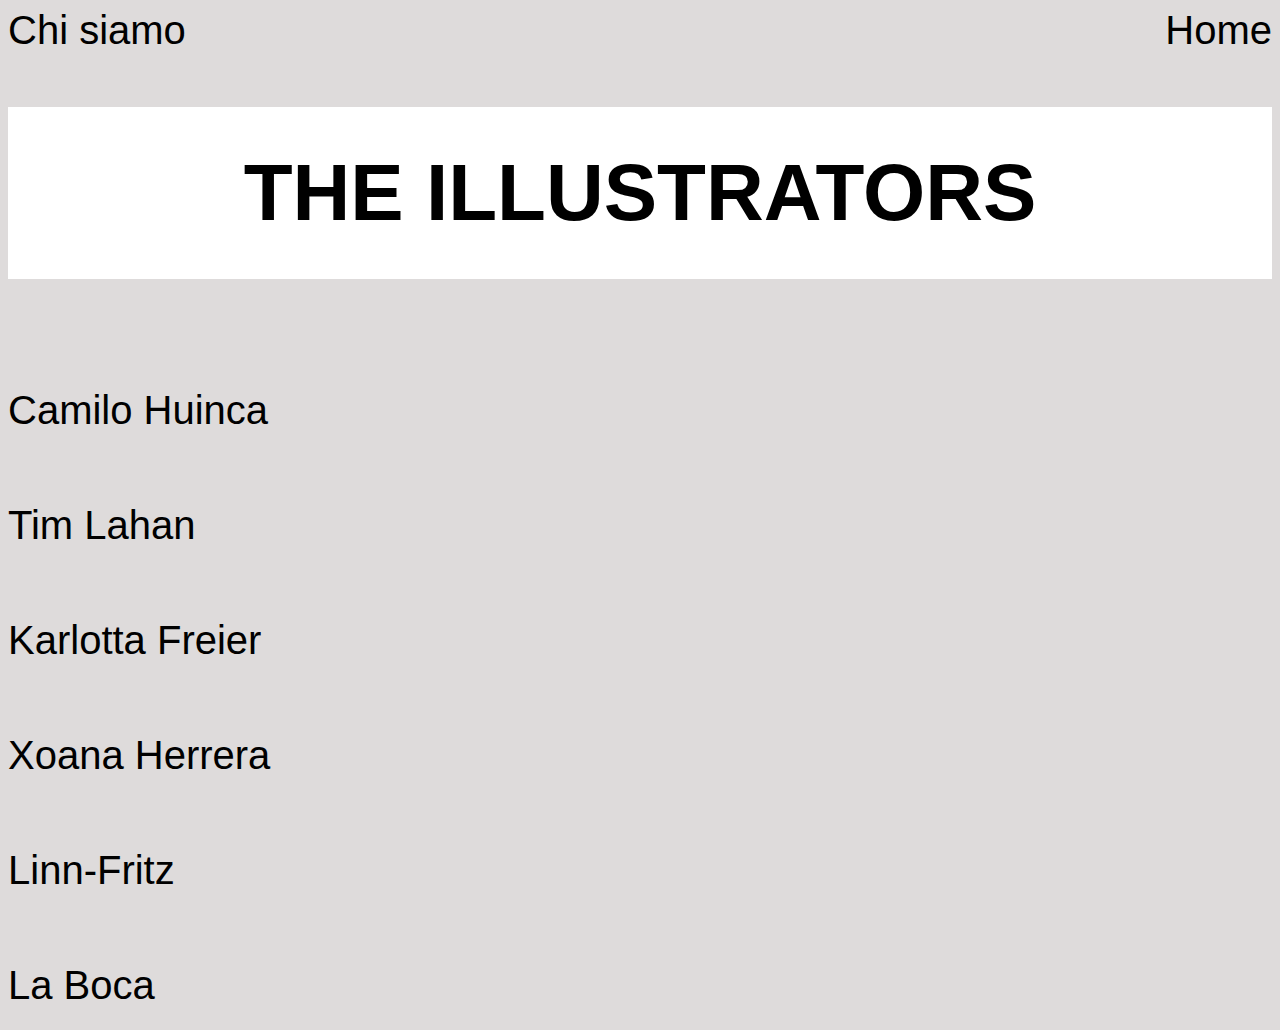
<file: index.html>
<!DOCTYPE html>
<html lang="en">
<head>
    <meta charset="UTF-8">
    <meta http-equiv="X-UA-Compatible" content="IE=edge">
    <meta name="viewport" content="width=device-width, initial-scale=1.0">
    <title>Illustratori</title>
    <link rel="stylesheet" href="css/stile.css">
</head>
<body>
    <header>
        <li><a href="Chi siamo.html">Chi siamo</a></li>
        <li><a href="Home.html">Home</a></li> 
    </header>
   
    <h1>THE ILLUSTRATORS</h1>
    <main>
        <li><a href="Camilo Huinca.html">Camilo Huinca</a></li>
        <li><a href="Tim Lahan.html">Tim Lahan</a></li>
        <li><a href="Karlotta Freier.html">Karlotta Freier</a></li>
        <li><a href="Xoana Herrera.html">Xoana Herrera</a></li>
        <li><a href="Linn-Fritz.html">Linn-Fritz</a></li>
        <li><a href="La Boca.html">La Boca</a></li>

    </main>
</body>
</html>
</file>
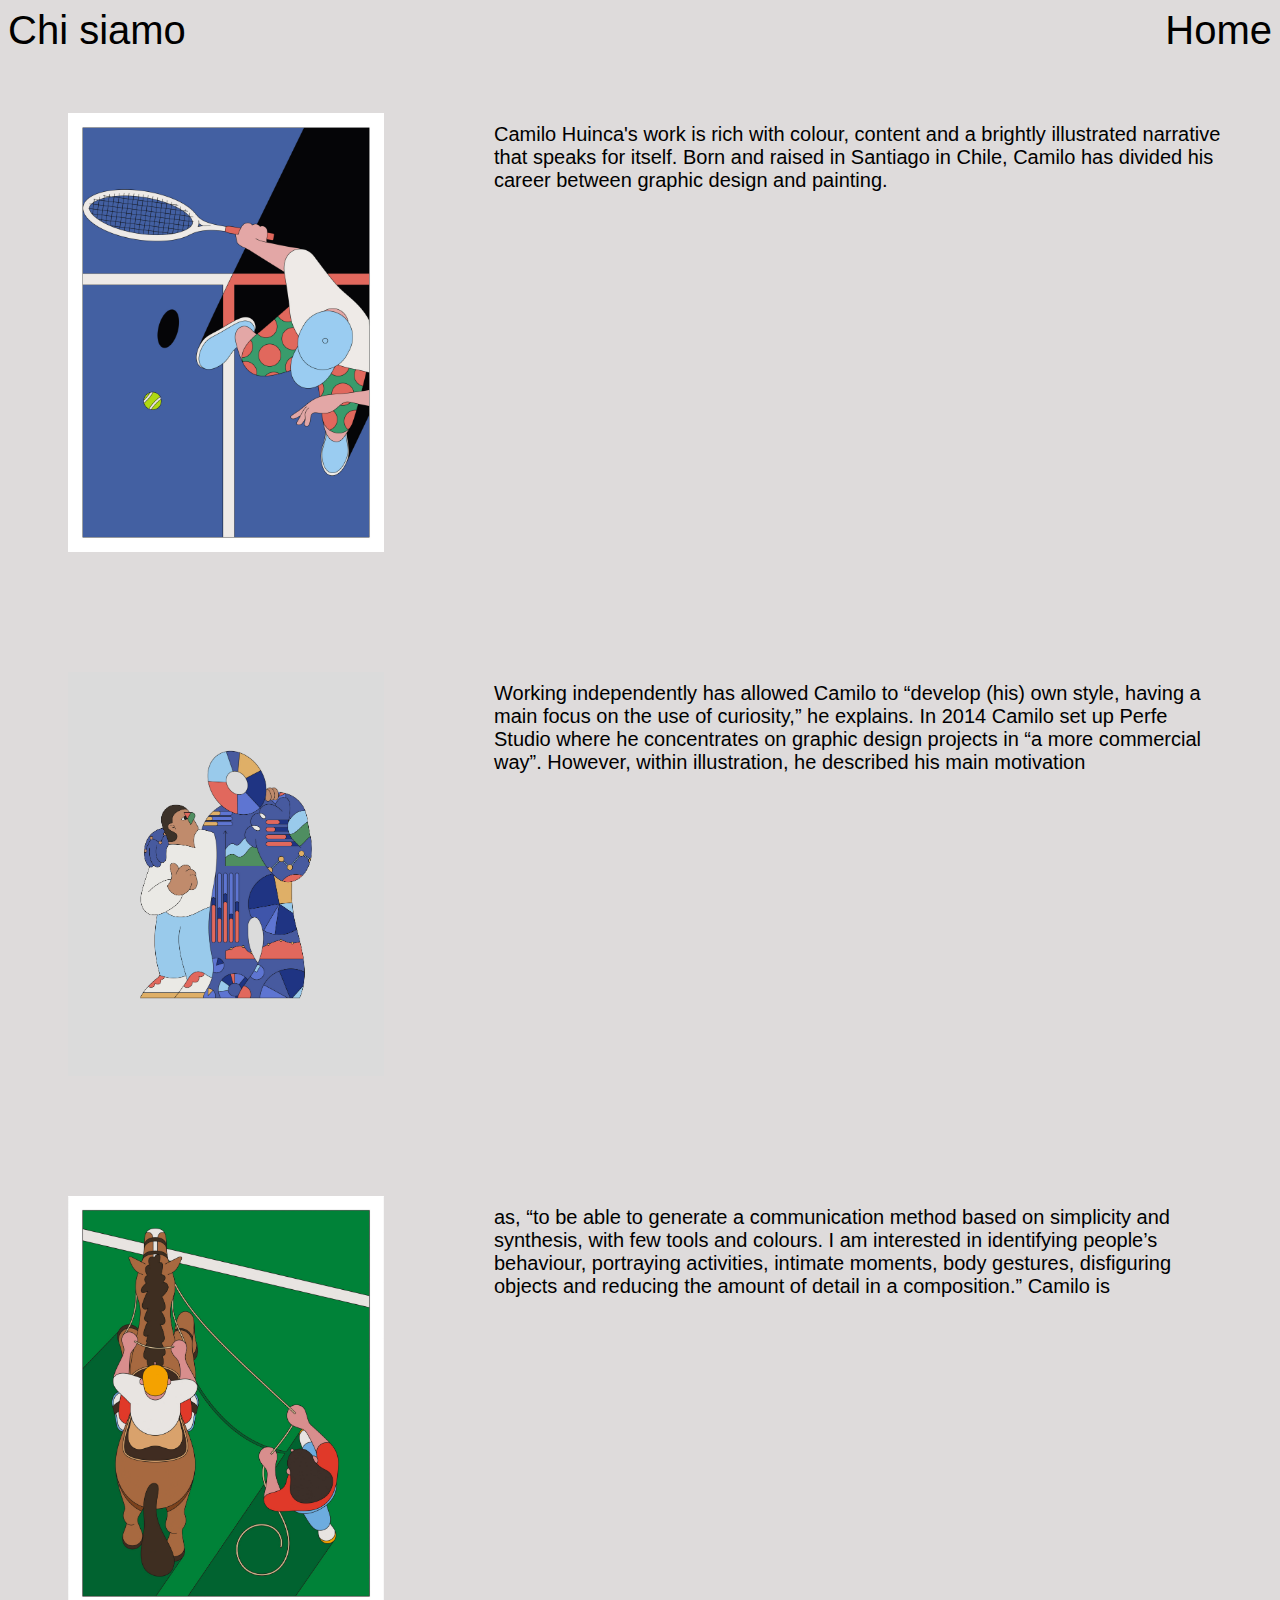
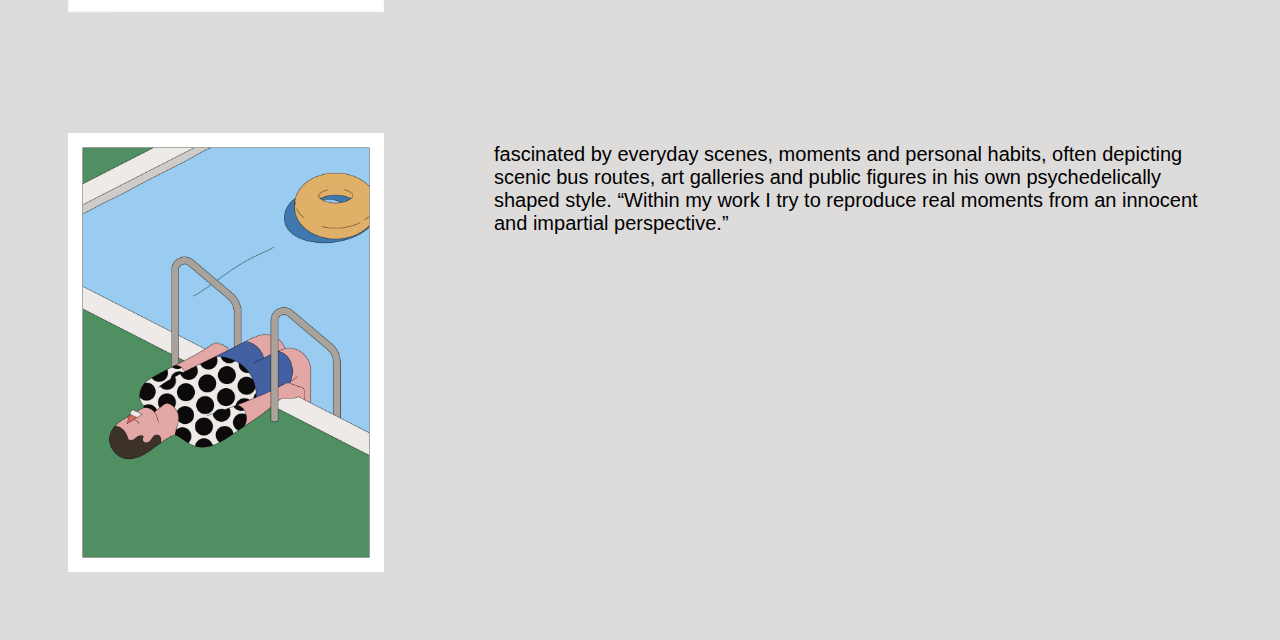
<file: Camilo Huinca.html>
<!DOCTYPE html>
<html lang="en">
<head>
    <meta charset="UTF-8">
    <meta http-equiv="X-UA-Compatible" content="IE=edge">
    <meta name="viewport" content="width=device-width, initial-scale=1.0">
    <title>Camilo Huinca</title>
    <link rel="stylesheet" href="css/stile.css">
</head>
<body>
    <header>
        <li><a href="Chi siamo.html">Chi siamo</a></li>
        <li><a href="Home.html">Home</a></li> 
    </header>
    <main>
        <div class="1">
            <a href="1"></a><img src="immagini/AP_Camilo_Huinca_Match-Point_2x-scaled.jpg" alt="1">
            <p>Camilo Huinca's work is rich with colour, content and a brightly illustrated narrative that speaks for itself. Born and raised in Santiago in Chile, Camilo has divided his career between graphic design and painting.  </p>
        </div>
        <div class="2">
            <a href="2"></a><img src="immagini/AP_Camilo_Huinca_The-Atlantic-03_2x.jpg" alt="2">
            <p>Working independently has allowed Camilo to “develop (his) own style, having a main focus on the use of curiosity,” he explains. In 2014 Camilo set up Perfe Studio where he concentrates on graphic design projects in “a more commercial way”. However, within illustration, he described his main motivation</p>
         </div>
         <div class="3">
            <a href="3"></a><img src="immagini/AP_Camilo_Huinca_THE-NEW-YORKER_2x-scaled.jpg" alt="3">
            <p>as, “to be able to generate a communication method based on simplicity and synthesis, with few tools and colours. I am interested in identifying people’s behaviour, portraying activities, intimate moments, body gestures, disfiguring objects and reducing the amount of detail in a composition.” Camilo is </p>
         </div>
         <div class="4">
            <a href="4"></a><img src="immagini/AP_Camilo_Huinca_Tired-Swimmer_2x-scaled.jpg" alt="4">
            <p>fascinated by everyday scenes, moments and personal habits, often depicting scenic bus routes, art galleries and public figures in his own psychedelically shaped style. “Within my work I try to reproduce real moments from an innocent and impartial perspective.”</p>
         </div>
    </main>

</body>
</html>
</file>
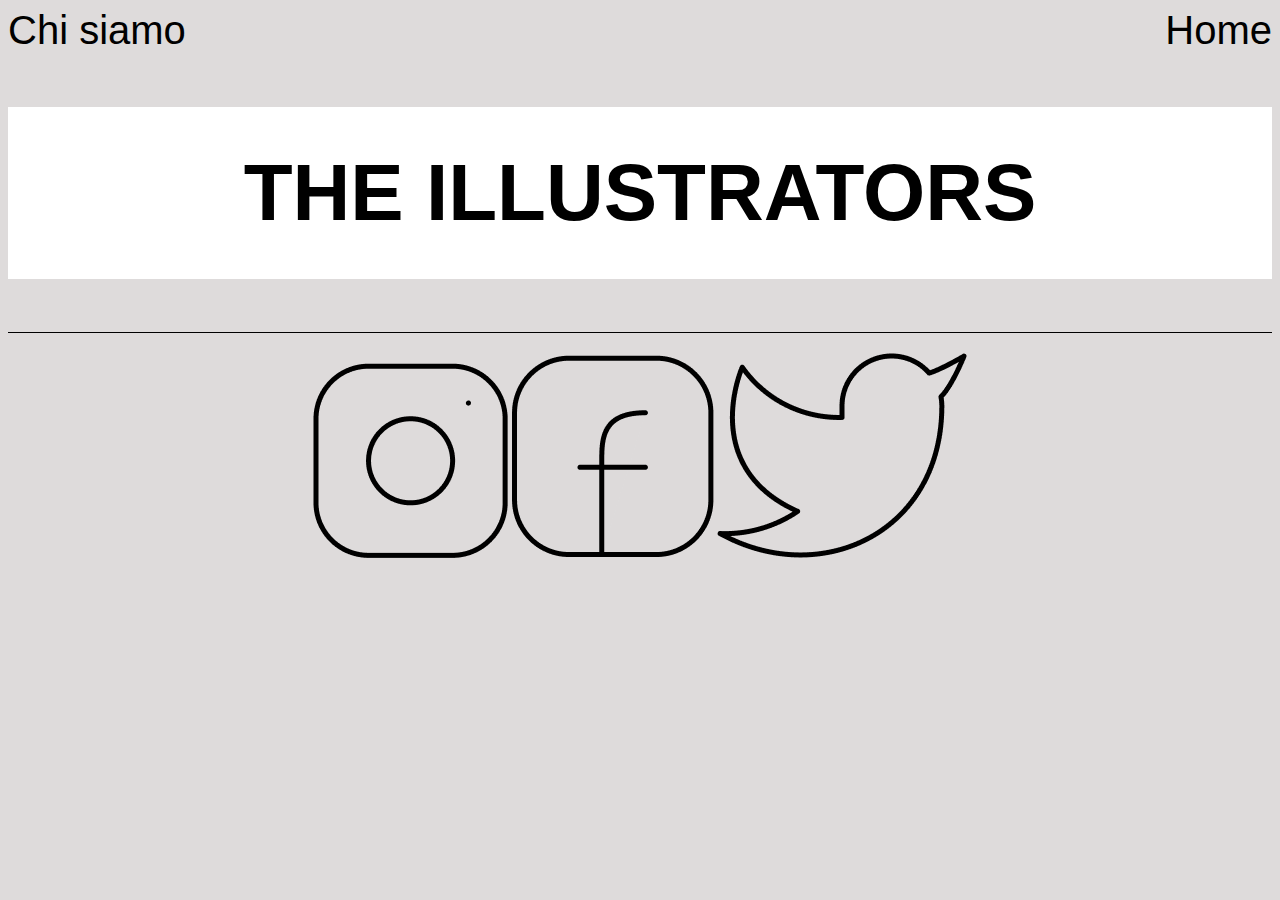
<file: Chi siamo.html>
<!DOCTYPE html>
<html lang="en">
<head>
    <meta charset="UTF-8">
    <meta http-equiv="X-UA-Compatible" content="IE=edge">
    <meta name="viewport" content="width=device-width, initial-scale=1.0">
    <title>Chi siamo</title>
    <link rel="stylesheet" href="css/stile.css">
</head>
<body>
    <header>
        <li><a href="Chi siamo.html">Chi siamo</a></li>
        <li><a href="Home.html">Home</a></li> 
    </header>
   
    <h1>THE ILLUSTRATORS</h1>
    <footer>
        <img src="immagini/🦆 icon _instagram_.png" alt="1">
        <img src="immagini/🦆 icon _facebook squared_.png" alt="2">
        <img src="immagini/🦆 icon _twitter_.png" alt="3">
    </footer>
    
</body>
</html>
</file>
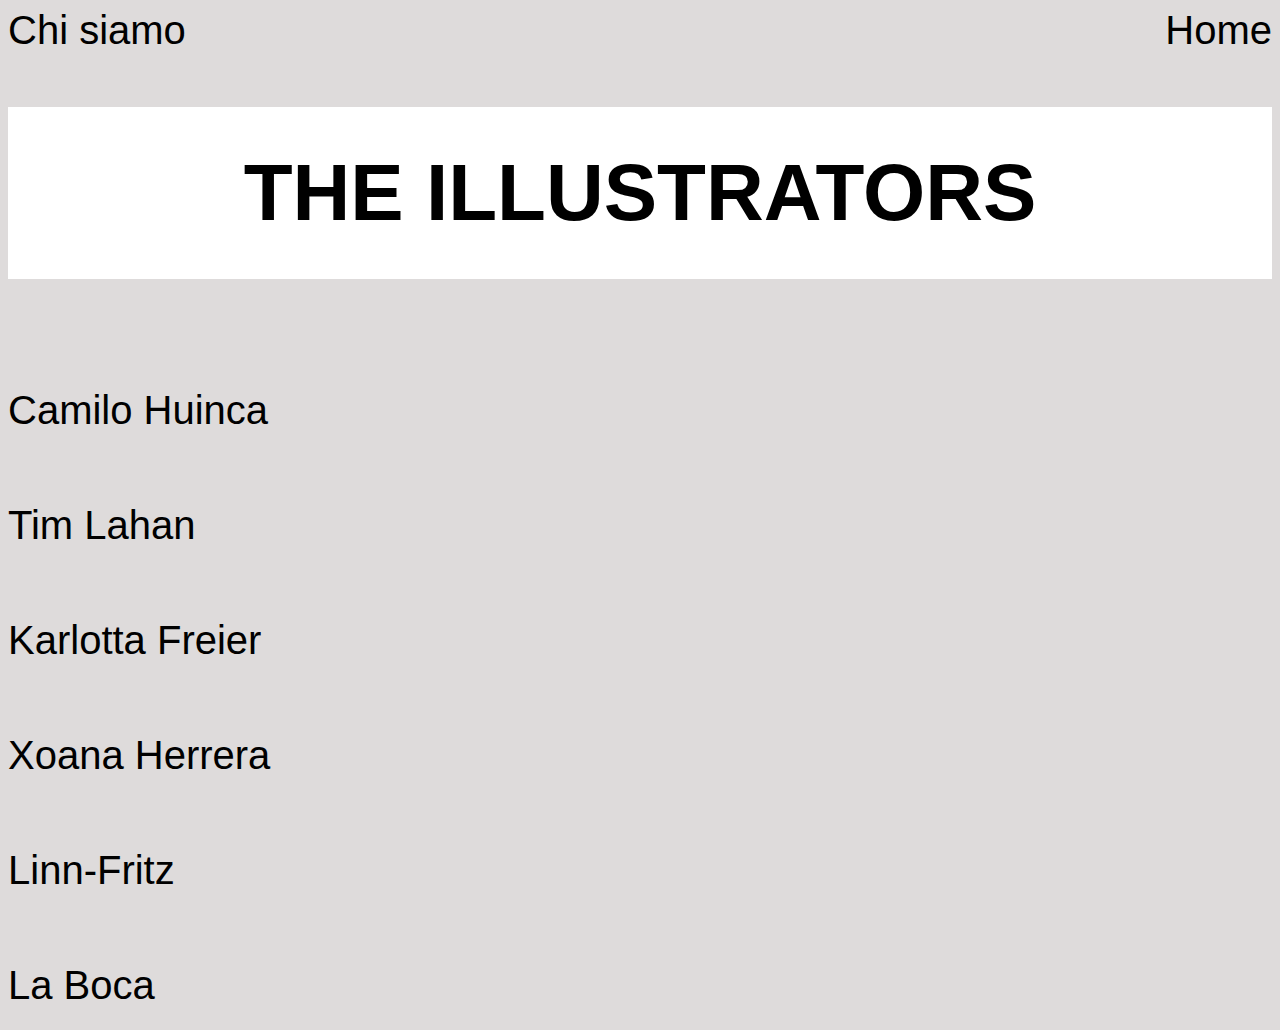
<file: Home.html>
<!DOCTYPE html>
<html lang="en">
<head>
    <meta charset="UTF-8">
    <meta http-equiv="X-UA-Compatible" content="IE=edge">
    <meta name="viewport" content="width=device-width, initial-scale=1.0">
    <title>Home</title>
    <link rel="stylesheet" href="css/stile.css">
</head>
<body>
    <header>
        <li><a href="Chi siamo.html">Chi siamo</a></li>
        <li><a href="Home.html">Home</a></li> 
    </header>
   
    <h1>THE ILLUSTRATORS</h1>
    <main>
        <li><a href="Camilo Huinca.html">Camilo Huinca</a></li>
        <li><a href="Tim Lahan.html">Tim Lahan</a></li>
        <li><a href="Karlotta Freier.html">Karlotta Freier</a></li>
        <li><a href="Xoana Herrera.html">Xoana Herrera</a></li>
        <li><a href="Linn-Fritz.html">Linn-Fritz</a></li>
        <li><a href="La Boca.html">La Boca</a></li>
    
</body>
</html>
</file>
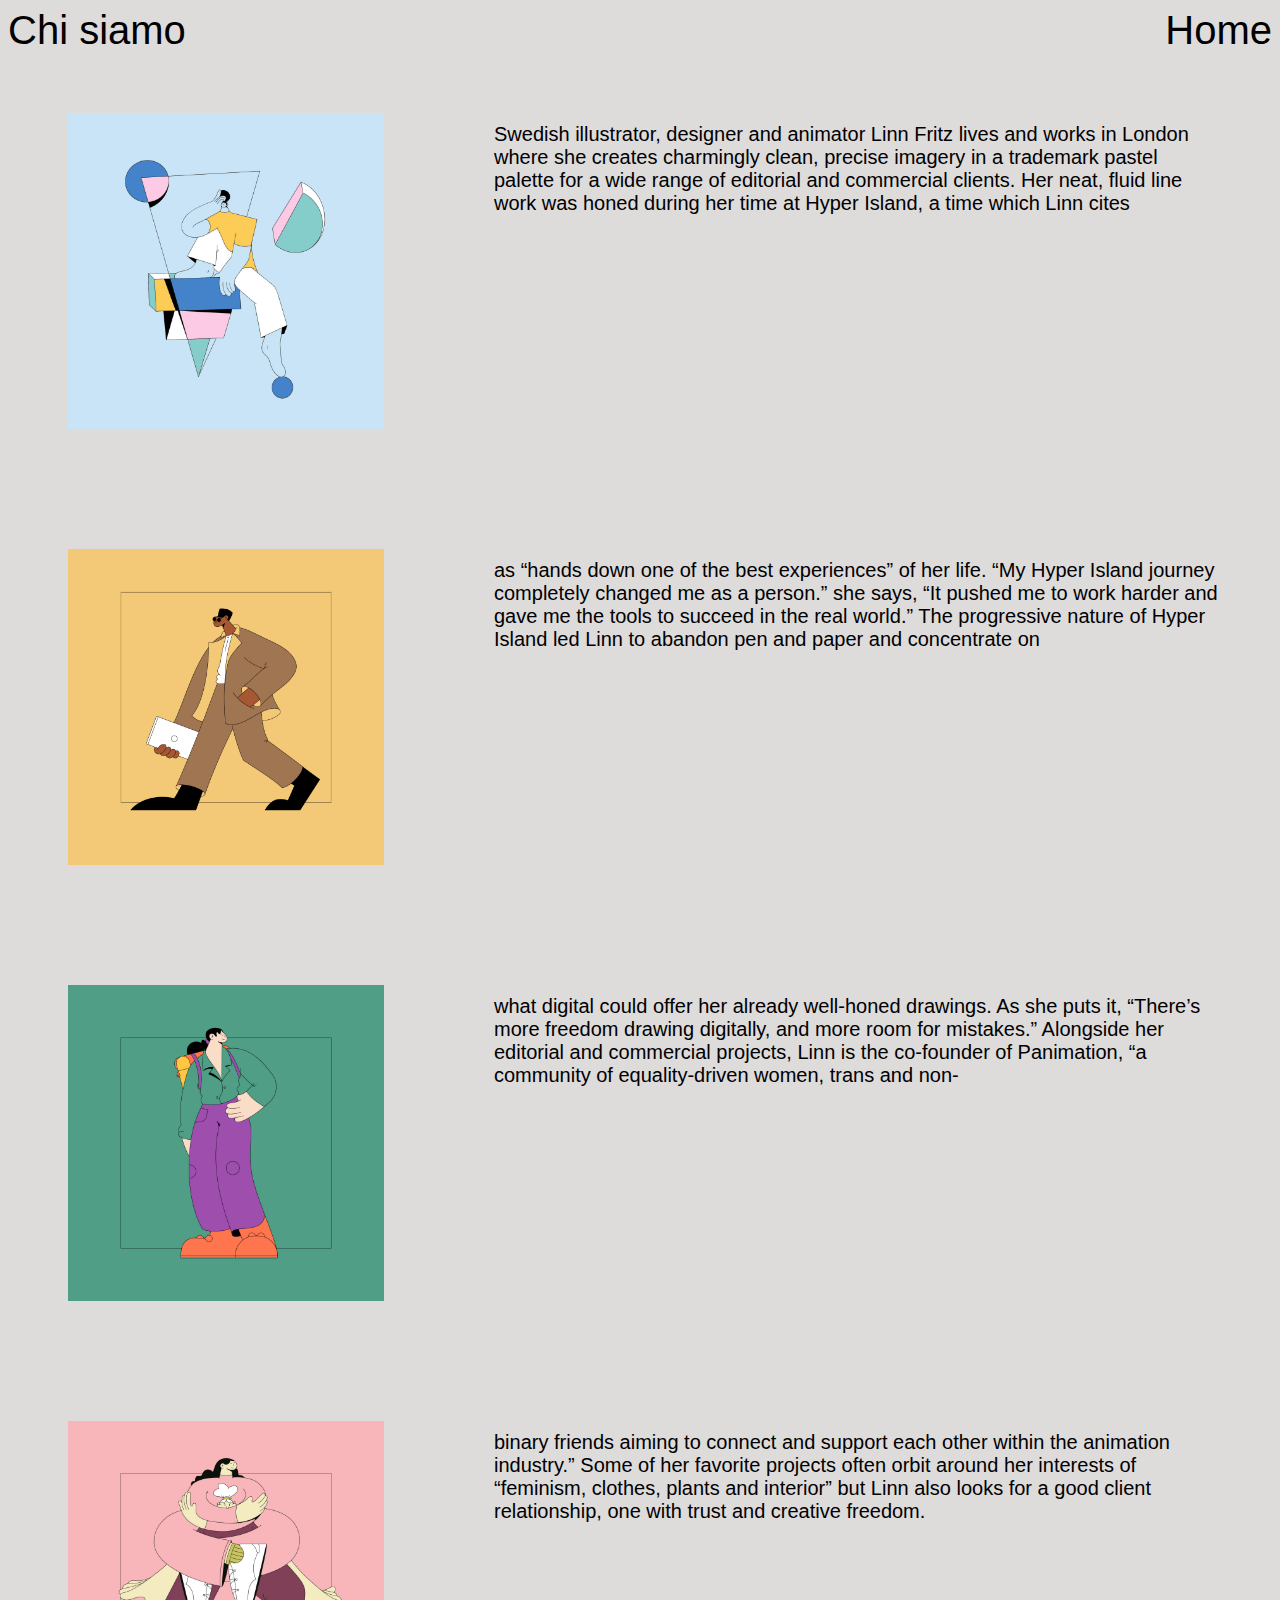
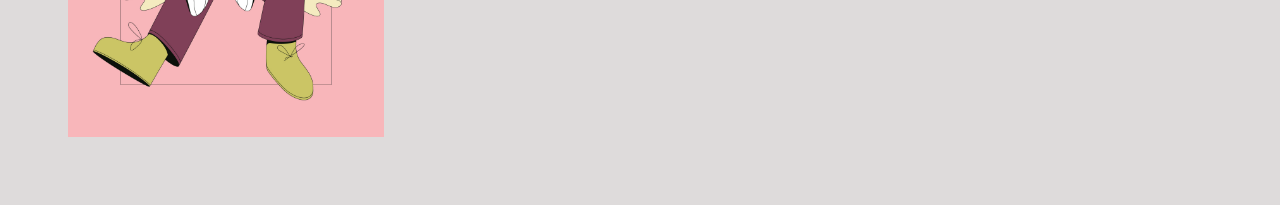
<file: Linn-Fritz.html>
<!DOCTYPE html>
<html lang="en">
<head>
    <meta charset="UTF-8">
    <meta http-equiv="X-UA-Compatible" content="IE=edge">
    <meta name="viewport" content="width=device-width, initial-scale=1.0">
    <title>Linn-Fritz</title>
    <link rel="stylesheet" href="css/stile.css">
</head>
<body>
    <header>
        <li><a href="Chi siamo.html">Chi siamo</a></li>
        <li><a href="Home.html">Home</a></li> 
    </header>
    <main>
        <div class="9">
            <a href="9"></a><img src="immagini/AP_Linn_Fritz_Blue03_2x.png" alt="9">
            <p>Swedish illustrator, designer and animator Linn Fritz lives and works in London where she creates charmingly clean, precise imagery in a trademark pastel palette for a wide range of editorial and commercial clients. Her neat, fluid line work was honed during her time at Hyper Island, a time which Linn cites </p>
        </div>
        <div class="10">
            <a href="10"></a><img src="immagini/AP_Linn_Fritz_Dude_2x.png" alt="10">
            <p>as “hands down one of the best experiences” of her life. “My Hyper Island journey completely changed me as a person.” she says, “It pushed me to work harder and gave me the tools to succeed in the real world.” The progressive nature of Hyper Island led Linn to abandon pen and paper and concentrate on </p>
         </div>
         <div class="11">
            <a href="11"></a><img src="immagini/AP_Linn_Fritz_HIKEGREEN_2x.png" alt="11">
            <p>what digital could offer her already well-honed drawings. As she puts it, “There’s more freedom drawing digitally, and more room for mistakes.” Alongside her editorial and commercial projects, Linn is the co-founder of Panimation, “a community of equality-driven women, trans and non-</p>
         </div>
         <div class="12">
            <a href="12"></a><img src="immagini/AP_Linn_Fritz_HUG_2x.png" alt="12">
            <p>binary friends aiming to connect and support each other within the animation industry.” Some of her favorite projects often orbit around her interests of “feminism, clothes, plants and interior” but Linn also looks for a good client relationship, one with trust and creative freedom.</p>
         </div>
    </main>
    
</body>
</html>
</file>
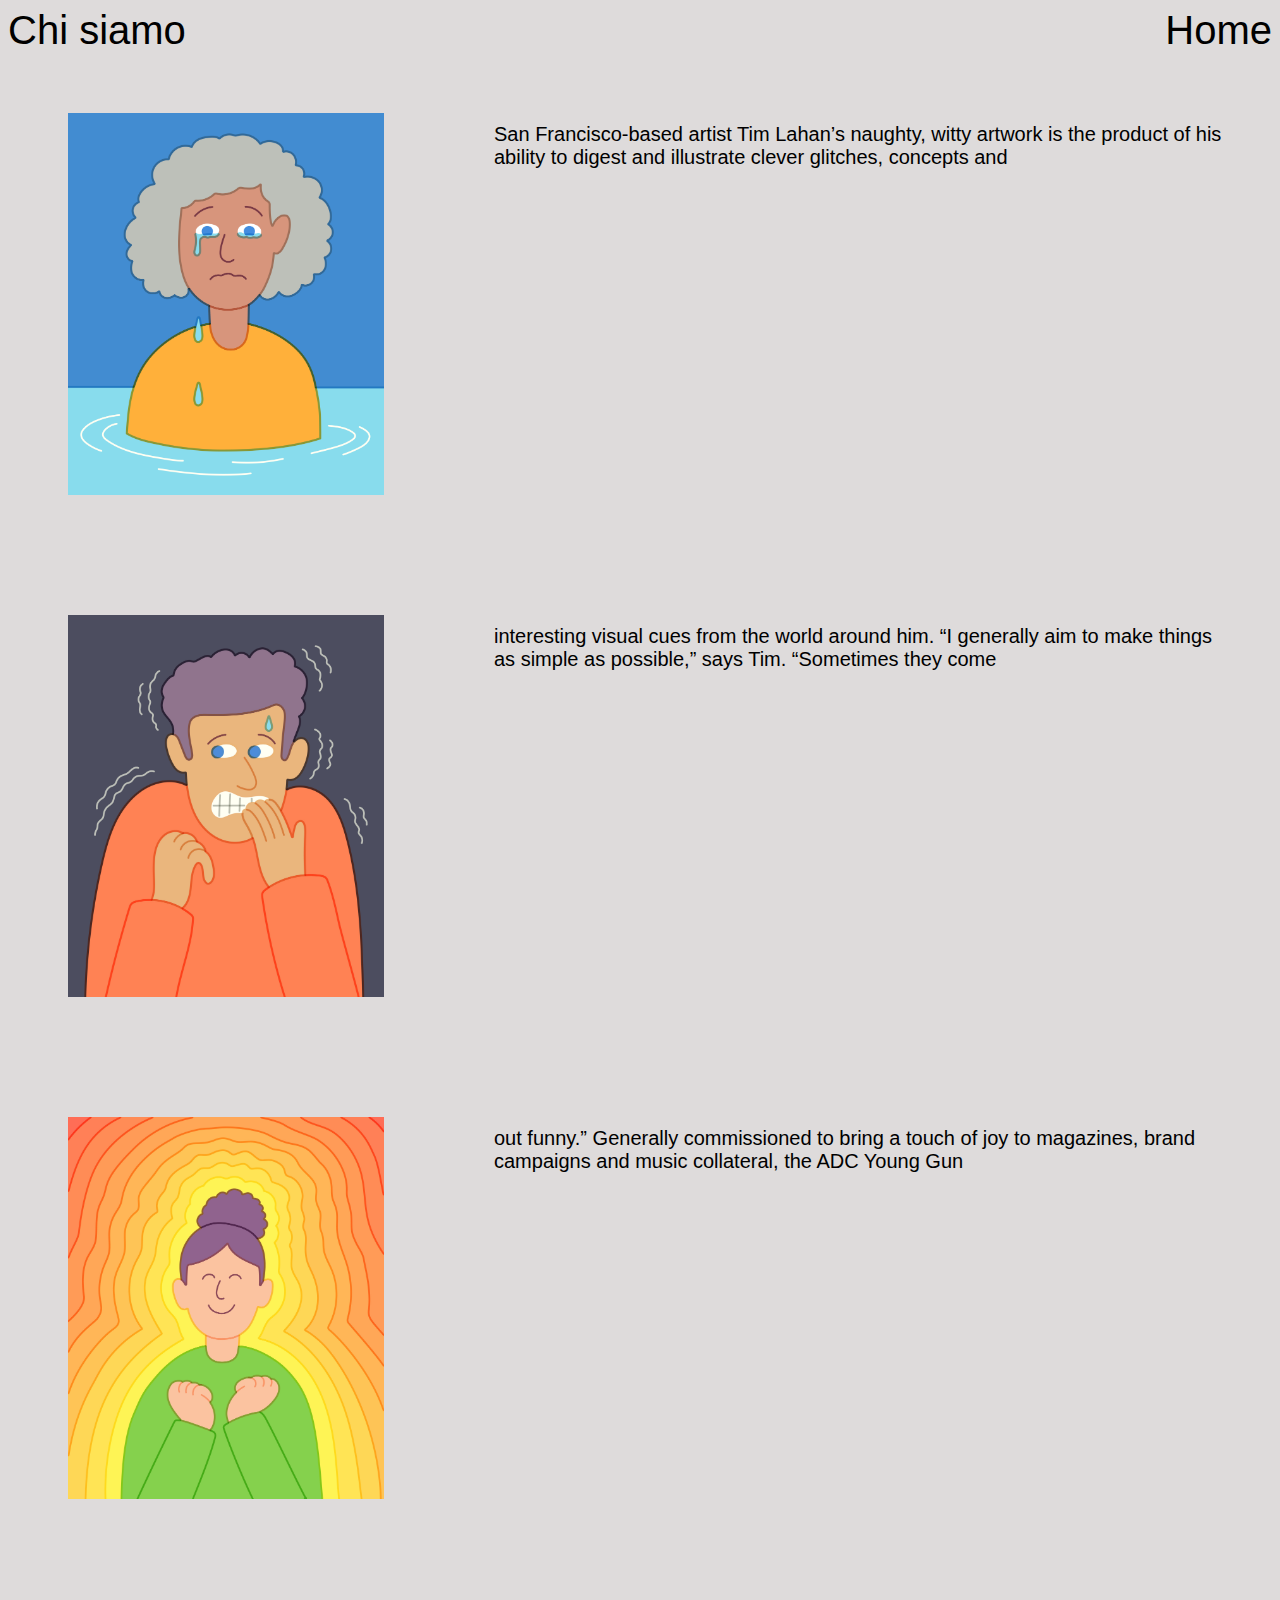
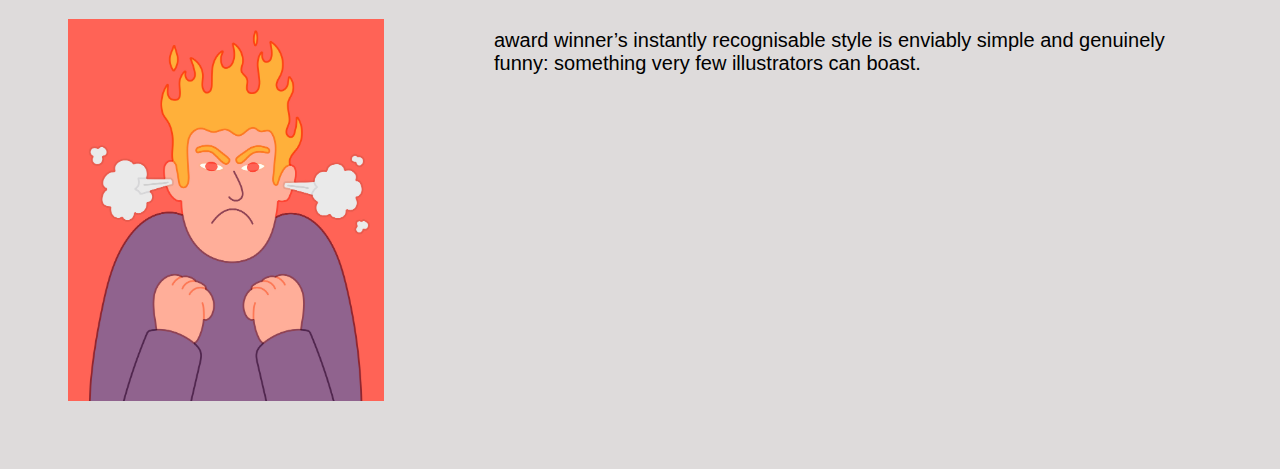
<file: Tim Lahan.html>
<!DOCTYPE html>
<html lang="en">
<head>
    <meta charset="UTF-8">
    <meta http-equiv="X-UA-Compatible" content="IE=edge">
    <meta name="viewport" content="width=device-width, initial-scale=1.0">
    <title>Tim Lahan</title>
    <link rel="stylesheet" href="css/stile.css">
</head>
<body>
    <header>
        <li><a href="Chi siamo.html">Chi siamo</a></li>
        <li><a href="Home.html">Home</a></li> 
    </header>
    <main>
        <div class="5">
            <a href="5"></a><img src="immagini/AP_Tim_Lahan_emotions_1_2x.png" alt="5">
            <p>San Francisco-based artist Tim Lahan’s naughty, witty artwork is the product of his ability to digest and illustrate clever glitches, concepts and </p>
        </div>
        <div class="6">
            <a href="6"></a><img src="immagini/AP_Tim_Lahan_emotions_2_2x.png" alt="6">
            <p>interesting visual cues from the world around him. “I generally aim to make things as simple as possible,” says Tim. “Sometimes they come  </p>
         </div>
         <div class="7">
            <a href="7"></a><img src="immagini/AP_Tim_Lahan_emotions_3_2x.png" alt="7">
            <p>out funny.” Generally commissioned to bring a touch of joy to magazines, brand campaigns and music collateral, the ADC Young Gun</p>
         </div>
         <div class="8">
            <a href="8"></a><img src="immagini/AP_Tim_Lahan_emotions_4_2x.png" alt="8">
            <p>award winner’s instantly recognisable style is enviably simple and genuinely funny: something very few illustrators can boast.</p>
         </div>
    </main>
    
</body>
</html>
</file>
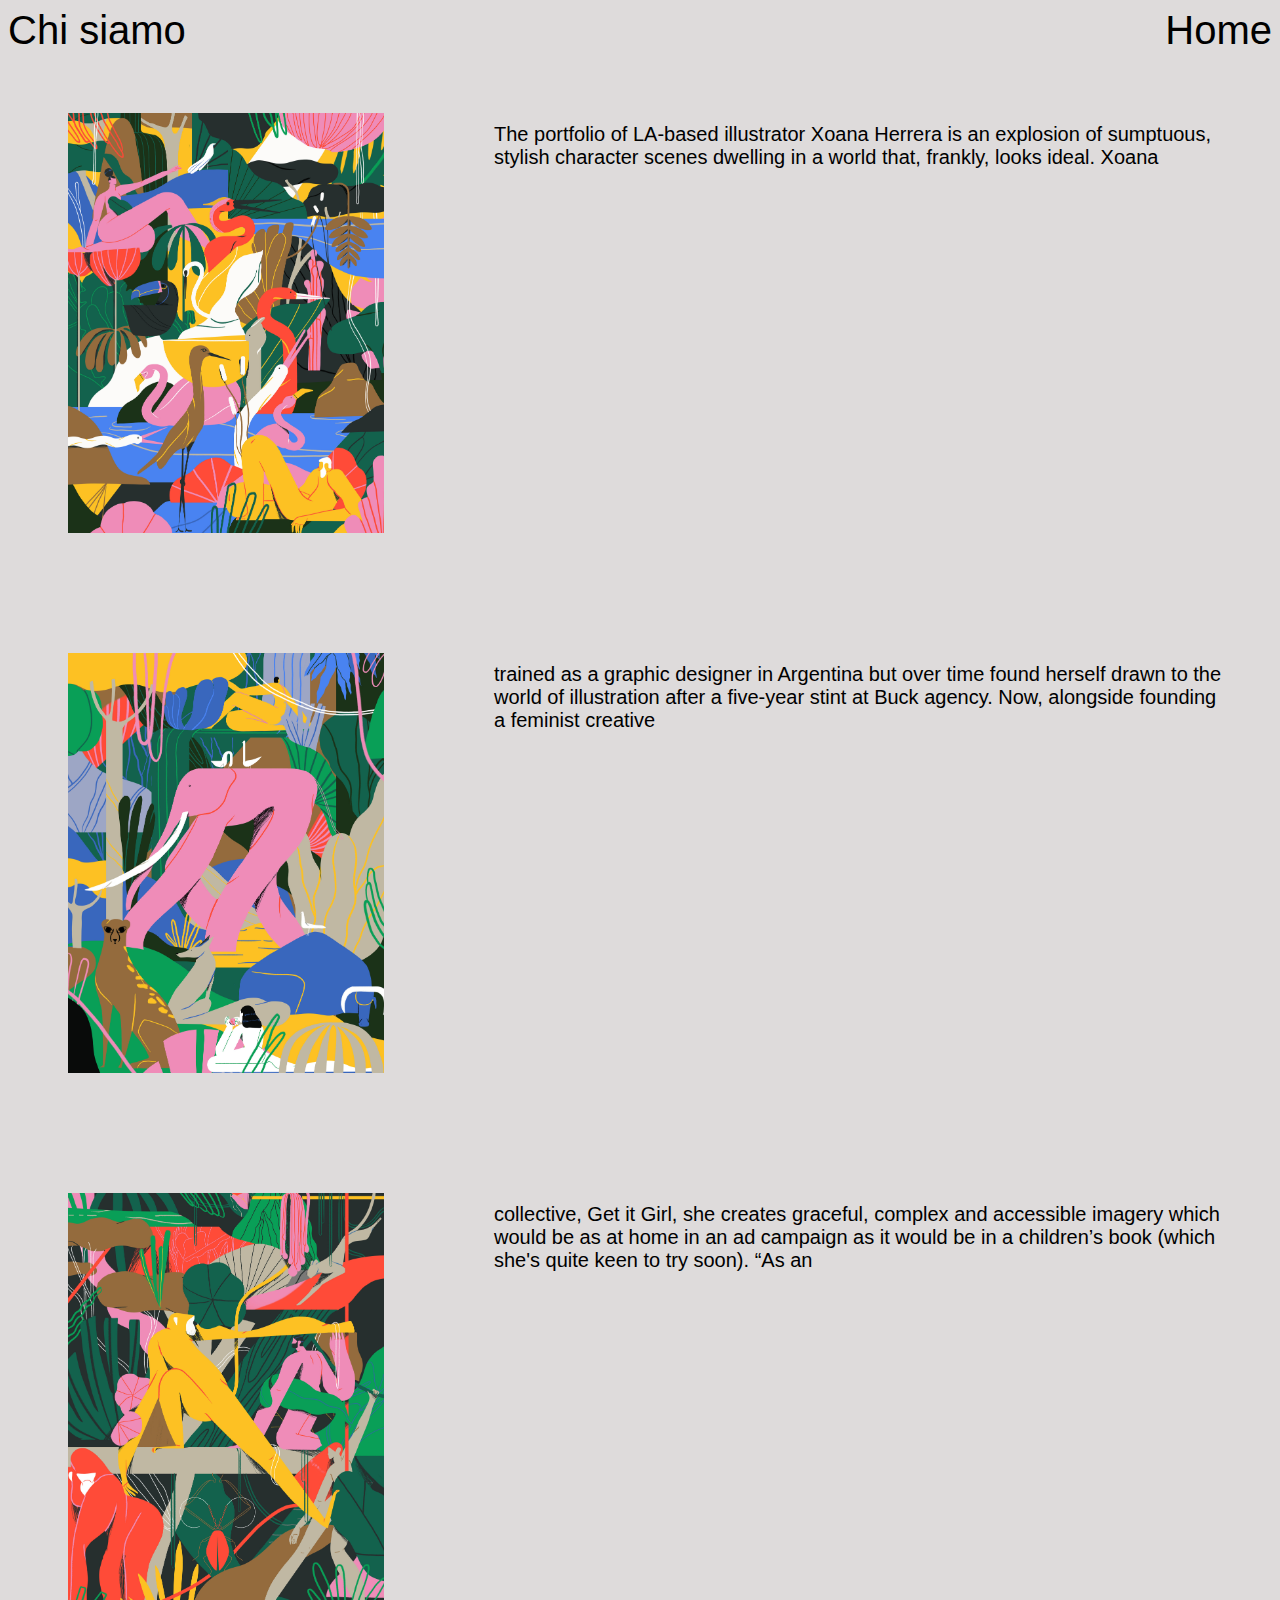
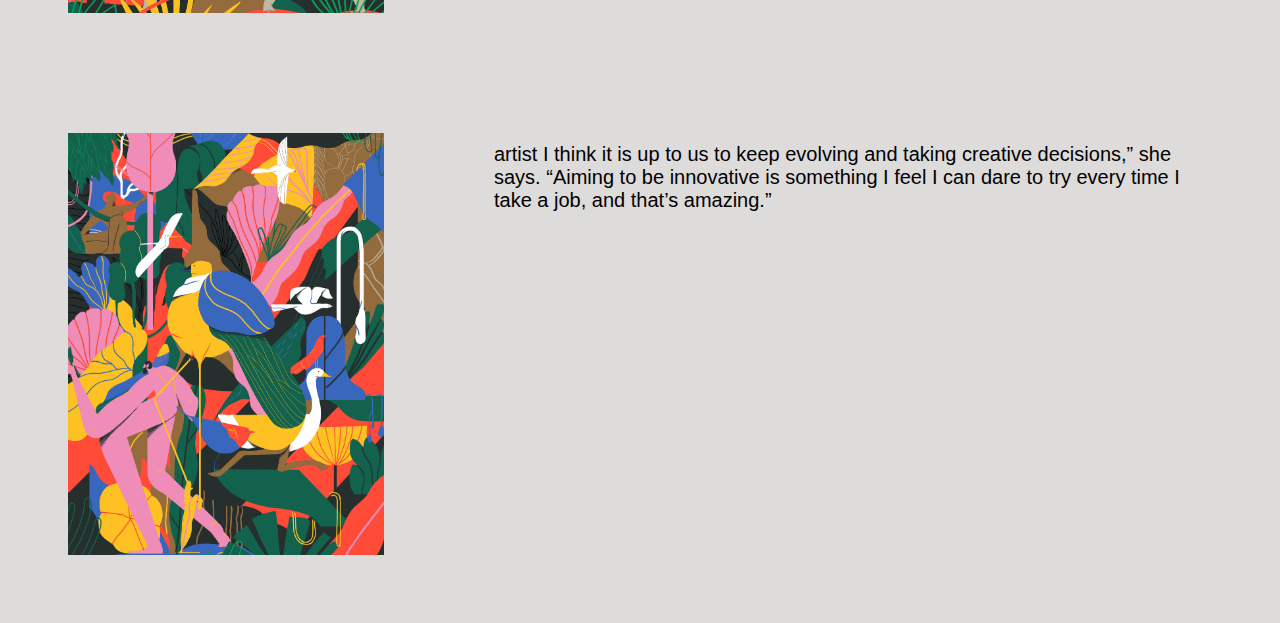
<file: Xoana Herrera.html>
<!DOCTYPE html>
<html lang="en">
<head>
    <meta charset="UTF-8">
    <meta http-equiv="X-UA-Compatible" content="IE=edge">
    <meta name="viewport" content="width=device-width, initial-scale=1.0">
    <title>Xoana Herrera</title>
    <link rel="stylesheet" href="css/stile.css">
</head>
<body>
    <header>
        <li><a href="Chi siamo.html">Chi siamo</a></li>
        <li><a href="Home.html">Home</a></li> 
    </header>
    <main>
        <div class="9">
            <a href="9"></a><img src="immagini/AP_Xoana_Herrera_Aves_2x-scaled.png" alt="9">
            <p>The portfolio of LA-based illustrator Xoana Herrera is an explosion of sumptuous, stylish character scenes dwelling in a world that, frankly, looks ideal. Xoana  </p>
        </div>
        <div class="10">
            <a href="10"></a><img src="immagini/AP_Xoana_Herrera_Elefante_2x-1-scaled.png" alt="10">
            <p>trained as a graphic designer in Argentina but over time found herself drawn to the world of illustration after a five-year stint at Buck agency. Now, alongside founding a feminist creative</p>
        </div>
        <div class="11">
            <a href="11"></a><img src="immagini/AP_Xoana_Herrera_Mono_2x-scaled.png" alt="11">
            <p>collective, Get it Girl, she creates graceful, complex and accessible imagery which would be as at home in an ad campaign as it would be in a children’s book (which she's quite keen to try soon). “As an</p>
        </div>
        <div class="12">
            <a href="12"></a><img src="immagini/AP_Xoana_Herrera_Pajaro_2x-scaled.png" alt="12">
            <p>artist I think it is up to us to keep evolving and taking creative decisions,” she says. “Aiming to be innovative is something I feel I can dare to try every time I take a job, and that’s amazing.”</p>
        </div>
    </main>
    
</body>
</html>
</file>
<file: css/stile.css>
body {
    background-color: rgb(222, 219, 219);
    font-family: Arial, Helvetica, sans-serif;
}

header, a {
    color: rgb(0, 0, 0);
    text-decoration: none;
    text-align: center;
    font-size: 40px;
}

header a:hover {
    color: black;
    text-decoration: underline;
    text-align: center;
}
header {
    justify-content: right;
    padding: 0%;
    text-align: left;
    list-style-type: none;
    align-items: flex-start;
    display: flex;
    justify-content: space-between;
    
}
h1 {
    font-size: 80px;
    background-color: white;
    padding: 40px;
    text-align: center;

}

main {
    list-style-type: none;
    font-size: 100px;
}

    
main div img {
    border-radius: 10%;
    max-width: 25%;
    padding: 60px;
}

main div {
    font-size: 20px;
    display: flex;
}

main p {
    padding: 50px;
}

footer {
    text-align: center;
    padding: 10%;
    border-top:1px solid black;
    margin: 0;
    padding: 20px 0;
    font-size: 14px;

}
</file>
